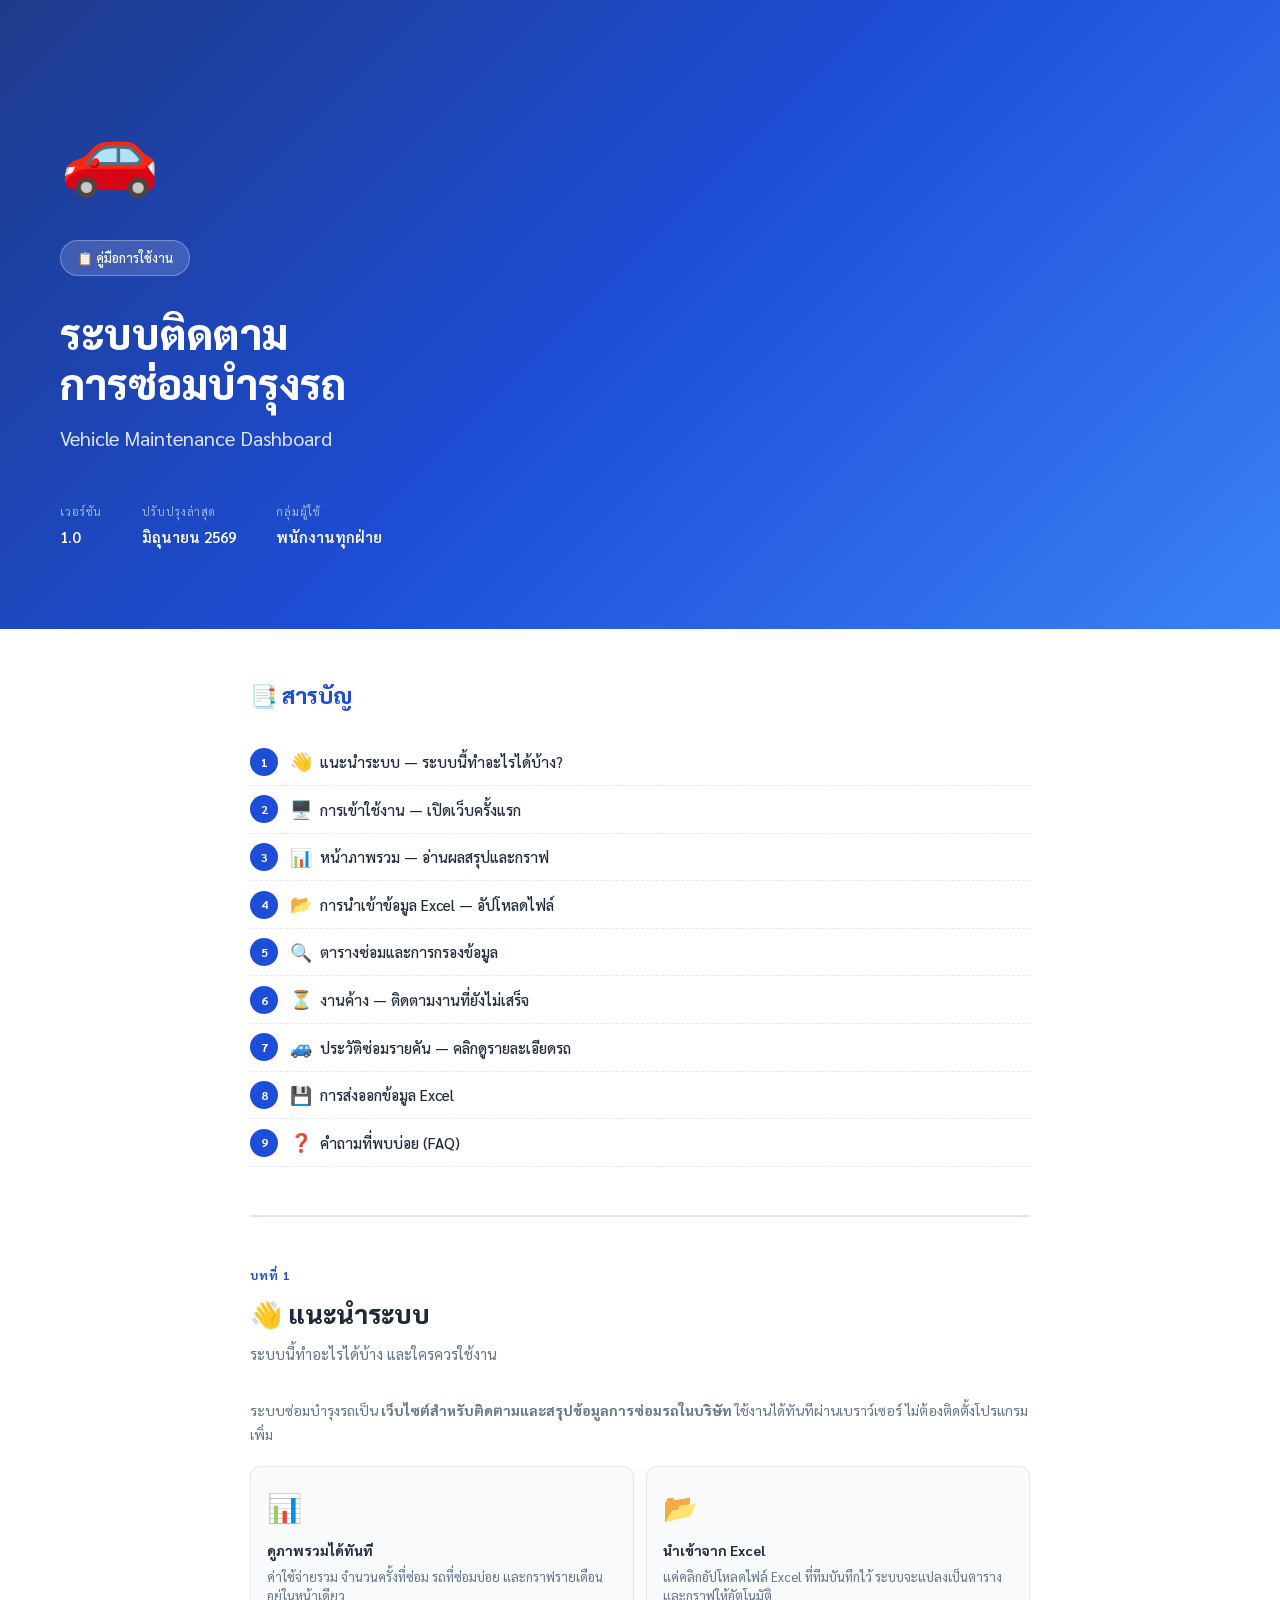
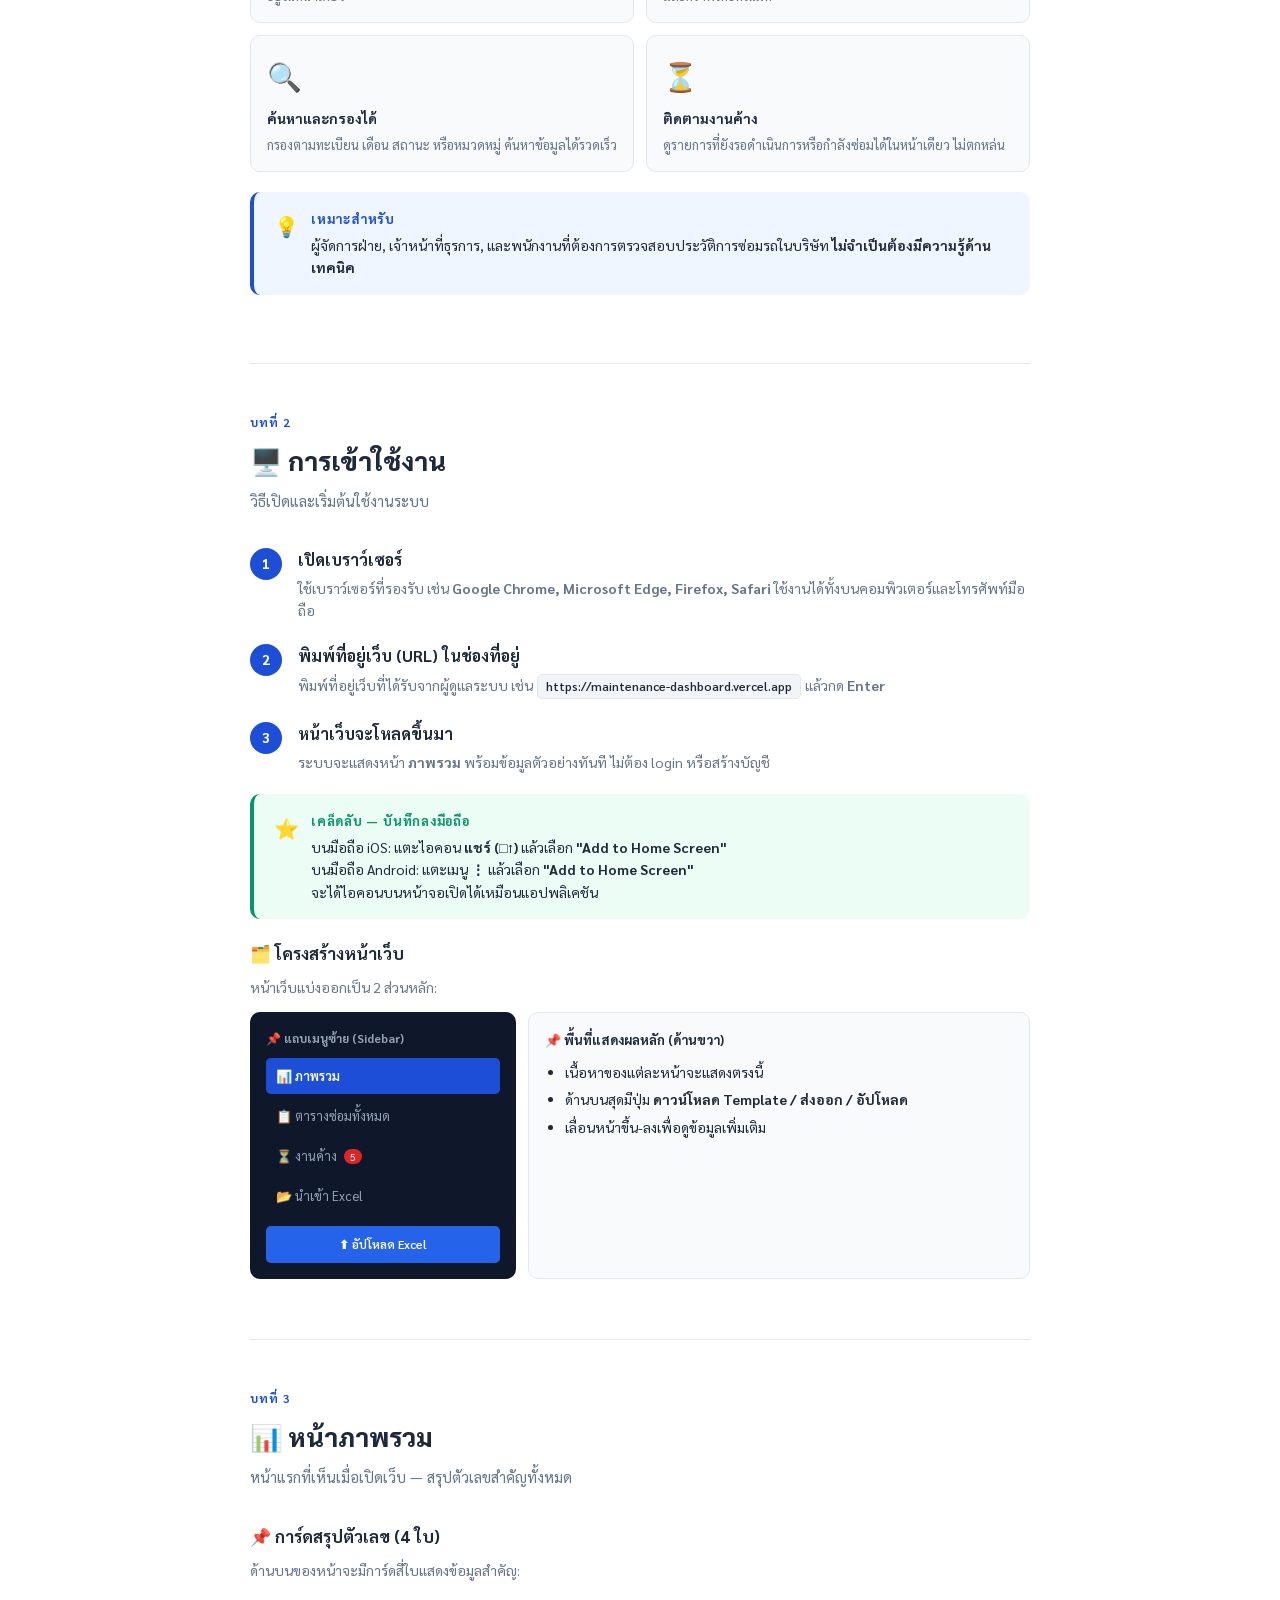
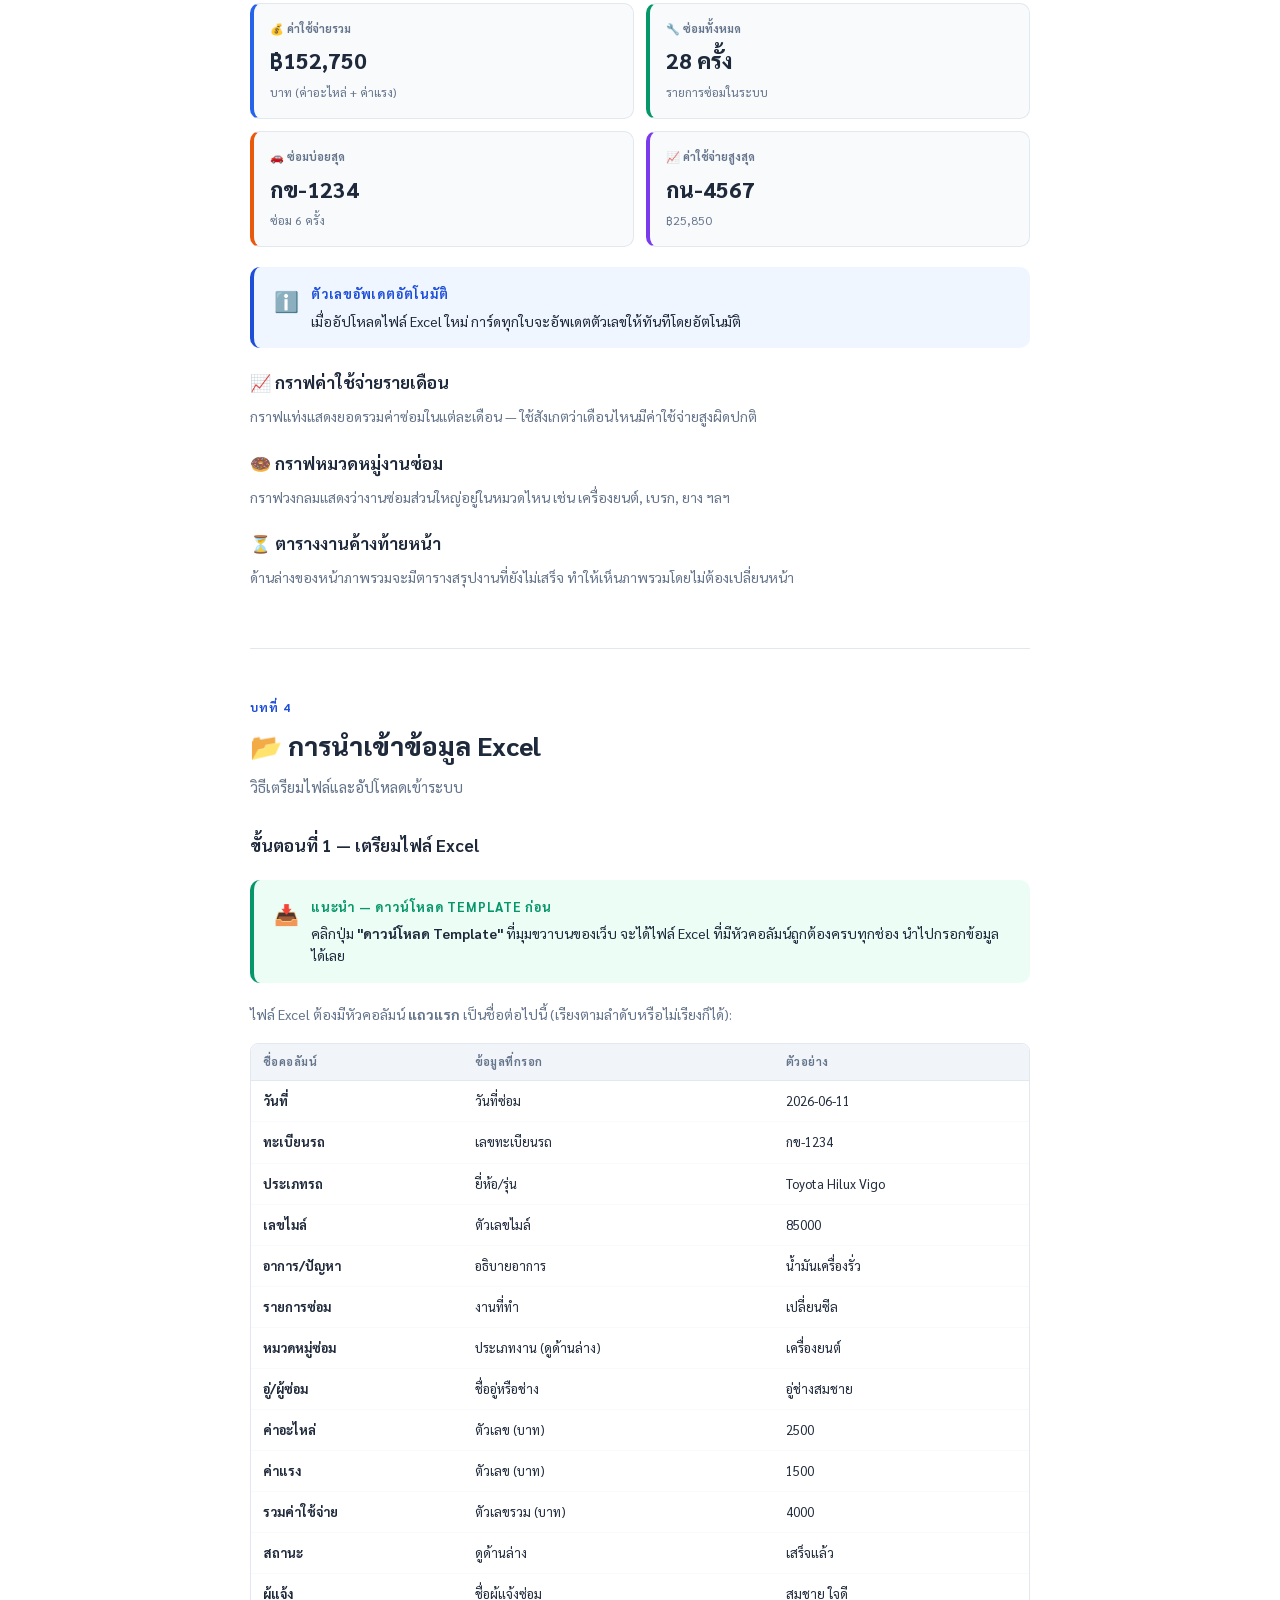
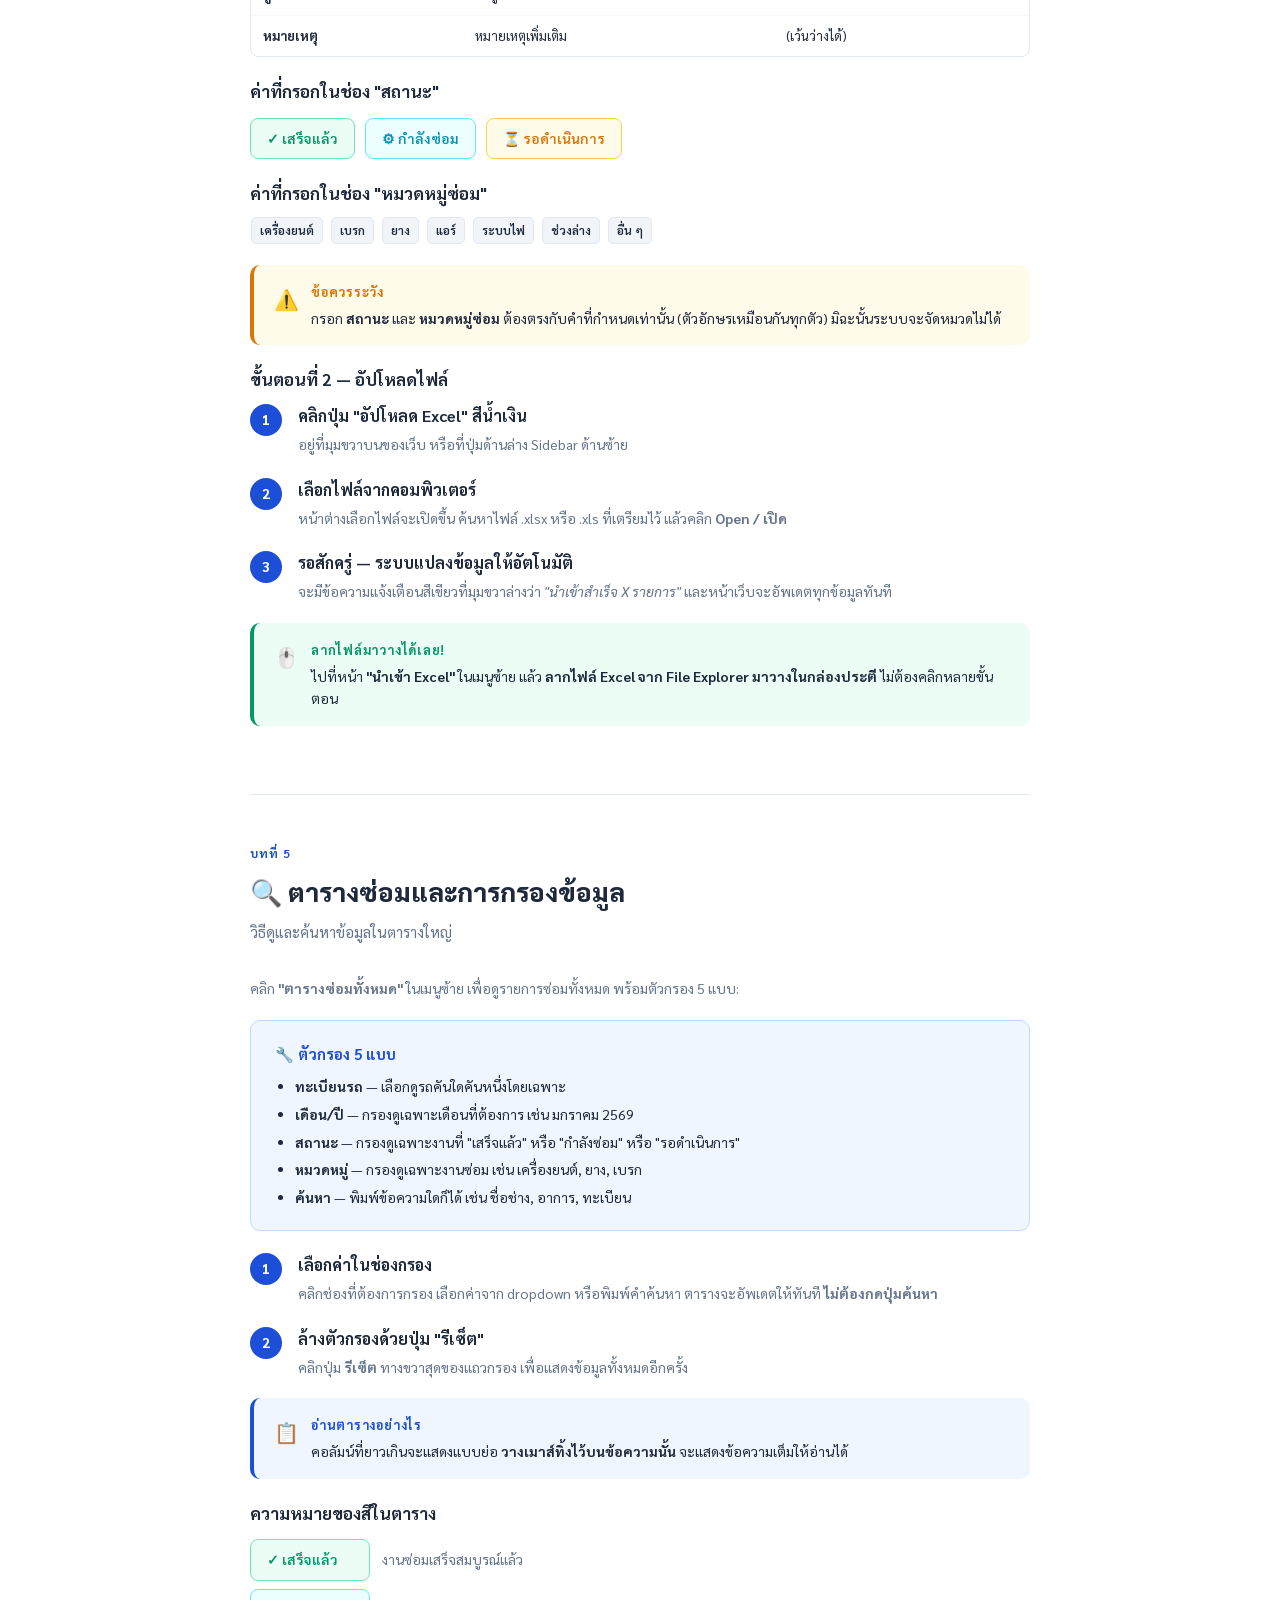
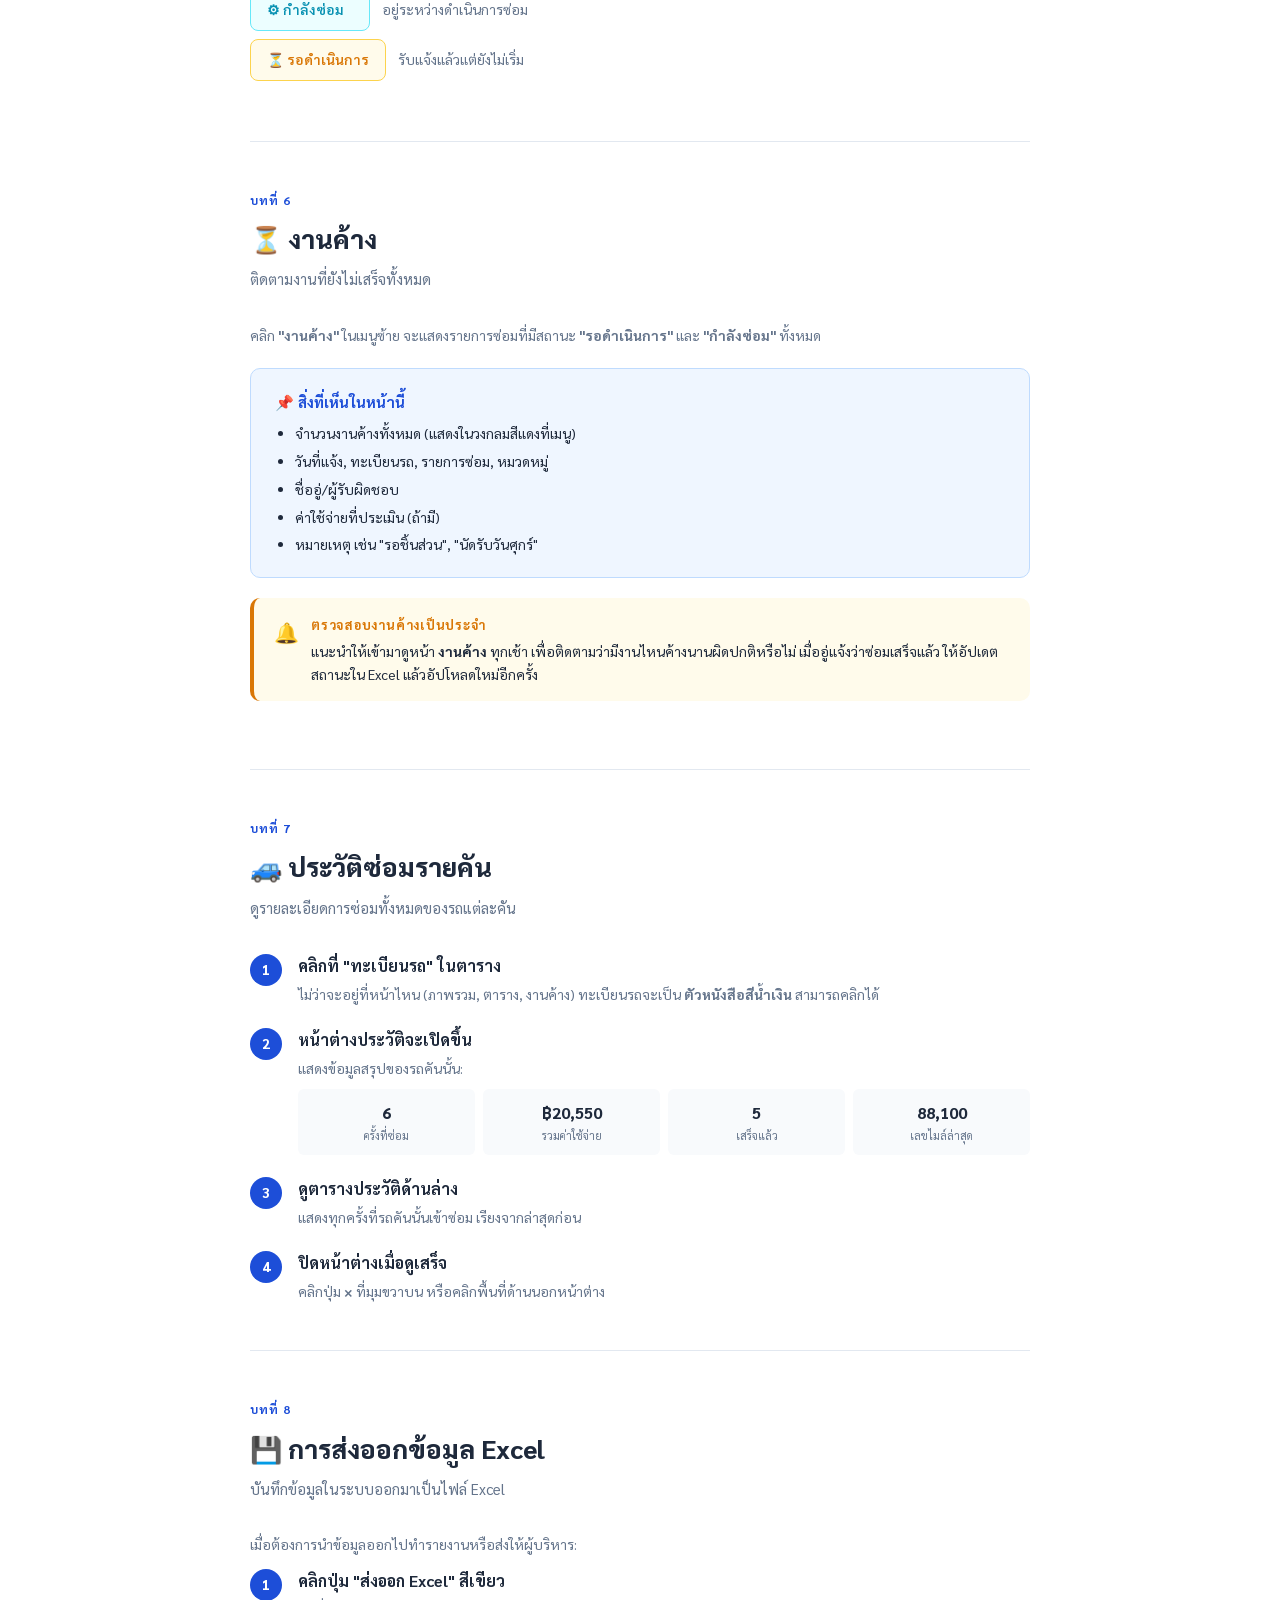
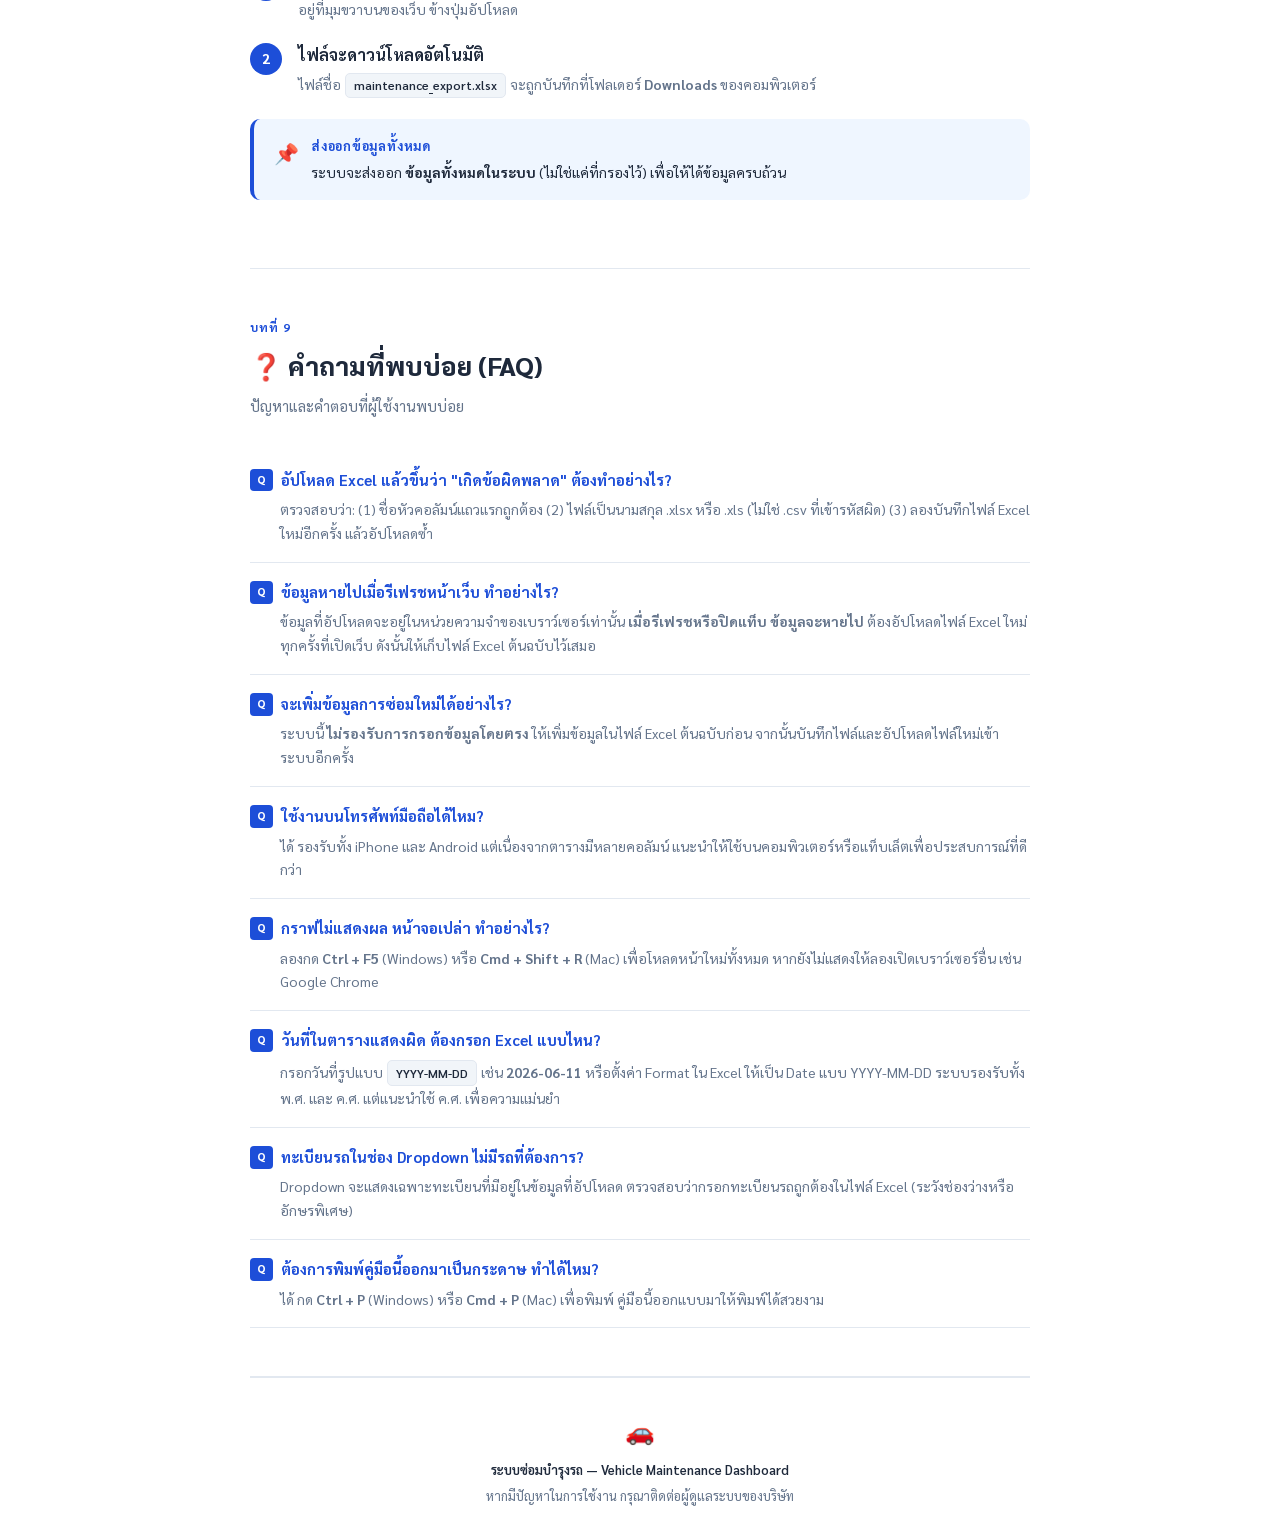
<file: คู่มือการใช้งาน.html>
<!DOCTYPE html>
<html lang="th">
<head>
<meta charset="UTF-8">
<meta name="viewport" content="width=device-width, initial-scale=1.0">
<title>คู่มือการใช้งาน — ระบบซ่อมบำรุงรถ</title>
<style>
@import url('https://fonts.googleapis.com/css2?family=Sarabun:wght@300;400;500;600;700;800&display=swap');
*,*::before,*::after{box-sizing:border-box;margin:0;padding:0}
:root{
  --pri:#1d4ed8;--plight:#eff6ff;--txt:#1e293b;--muted:#64748b;
  --bdr:#e2e8f0;--bg:#f8fafc;--grn:#059669;--ora:#d97706;--red:#dc2626
}
body{font-family:'Sarabun',sans-serif;color:var(--txt);background:#fff;font-size:15px;line-height:1.7}

/* COVER */
.cover{background:linear-gradient(135deg,#1e3a8a 0%,#1d4ed8 50%,#3b82f6 100%);color:#fff;padding:80px 60px;min-height:60vh;display:flex;flex-direction:column;justify-content:center;page-break-after:always}
.cover-badge{display:inline-flex;align-items:center;gap:8px;background:rgba(255,255,255,.15);border:1px solid rgba(255,255,255,.3);border-radius:99px;padding:6px 16px;font-size:13px;font-weight:500;margin-bottom:32px;width:fit-content}
.cover-title{font-size:42px;font-weight:800;line-height:1.2;margin-bottom:12px}
.cover-sub{font-size:20px;font-weight:400;opacity:.85;margin-bottom:48px}
.cover-meta{display:flex;gap:40px;flex-wrap:wrap}
.cm{display:flex;flex-direction:column;gap:2px}
.cm-label{font-size:11px;opacity:.6;text-transform:uppercase;letter-spacing:.08em}
.cm-val{font-size:15px;font-weight:600}
.cover-icon{font-size:80px;margin-bottom:24px}

/* LAYOUT */
.doc{max-width:860px;margin:0 auto;padding:0 40px}
@media(max-width:640px){.doc{padding:0 20px}.cover{padding:48px 24px}.cover-title{font-size:28px}}

/* TOC */
.toc{padding:48px 0;border-bottom:2px solid var(--bdr)}
.toc-title{font-size:22px;font-weight:800;margin-bottom:24px;color:var(--pri)}
.toc-list{list-style:none;display:flex;flex-direction:column;gap:0}
.toc-item{display:flex;align-items:center;padding:8px 0;border-bottom:1px dashed var(--bdr)}
.toc-num{width:28px;height:28px;background:var(--pri);color:#fff;border-radius:50%;display:flex;align-items:center;justify-content:center;font-size:12px;font-weight:700;flex-shrink:0;margin-right:12px}
.toc-text{flex:1;font-size:15px;font-weight:500}
.toc-ico{font-size:18px;margin-right:8px}

/* SECTION */
.sec{padding:48px 0;border-bottom:1px solid var(--bdr)}
.sec:last-child{border-bottom:none}
.sec-num{font-size:12px;font-weight:700;color:var(--pri);text-transform:uppercase;letter-spacing:.08em;margin-bottom:6px}
.sec-title{font-size:26px;font-weight:800;margin-bottom:6px;display:flex;align-items:center;gap:10px}
.sec-desc{font-size:15px;color:var(--muted);margin-bottom:32px}

/* STEPS */
.steps{display:flex;flex-direction:column;gap:20px}
.step{display:flex;gap:16px;align-items:flex-start}
.step-num{width:32px;height:32px;background:var(--pri);color:#fff;border-radius:50%;display:flex;align-items:center;justify-content:center;font-size:14px;font-weight:800;flex-shrink:0;margin-top:2px}
.step-body{flex:1}
.step-title{font-size:16px;font-weight:700;margin-bottom:4px}
.step-desc{font-size:14px;color:var(--muted);line-height:1.6}
.step-img{margin-top:10px;background:var(--bg);border:1px solid var(--bdr);border-radius:8px;padding:16px;font-size:13px;color:var(--muted)}

/* CALLOUT */
.callout{border-radius:10px;padding:16px 20px;margin:20px 0;display:flex;gap:12px;align-items:flex-start}
.callout-tip{background:#ecfdf5;border-left:4px solid var(--grn)}
.callout-warn{background:#fffbeb;border-left:4px solid var(--ora)}
.callout-info{background:var(--plight);border-left:4px solid var(--pri)}
.callout-ico{font-size:20px;flex-shrink:0;margin-top:1px}
.callout-body{flex:1}
.callout-title{font-size:13px;font-weight:700;text-transform:uppercase;letter-spacing:.06em;margin-bottom:4px}
.callout-tip .callout-title{color:var(--grn)}
.callout-warn .callout-title{color:var(--ora)}
.callout-info .callout-title{color:var(--pri)}
.callout-text{font-size:14px;color:var(--txt);line-height:1.6}

/* CARDS EXPLAINER */
.card-grid{display:grid;grid-template-columns:1fr 1fr;gap:12px;margin:20px 0}
@media(max-width:540px){.card-grid{grid-template-columns:1fr}}
.xcard{border-radius:10px;padding:16px;border:1px solid var(--bdr);background:var(--bg)}
.xcard-ico{font-size:28px;margin-bottom:8px}
.xcard-title{font-size:14px;font-weight:700;margin-bottom:4px}
.xcard-desc{font-size:13px;color:var(--muted);line-height:1.5}

/* BADGE DEMO */
.badge-row{display:flex;flex-wrap:wrap;gap:10px;margin:12px 0}
.bdemo{display:inline-flex;align-items:center;gap:8px;padding:8px 16px;border-radius:8px;font-size:14px;font-weight:600}
.bd-grn{background:#ecfdf5;color:#059669;border:1px solid #6ee7b7}
.bd-blu{background:#ecfeff;color:#0891b2;border:1px solid #67e8f9}
.bd-ora{background:#fffbeb;color:#d97706;border:1px solid #fcd34d}

/* TABLE MOCK */
.tmock{overflow-x:auto;margin:16px 0;border-radius:8px;border:1px solid var(--bdr)}
.tmock table{width:100%;border-collapse:collapse;font-size:13px}
.tmock th{background:#f1f5f9;padding:9px 12px;text-align:left;font-size:11px;font-weight:700;color:var(--muted);text-transform:uppercase;letter-spacing:.04em;border-bottom:1px solid var(--bdr)}
.tmock td{padding:9px 12px;border-bottom:1px solid #f8fafc}
.tmock tr:last-child td{border-bottom:none}

/* SCREEN MOCK */
.screen{background:#0f172a;border-radius:12px;padding:0;overflow:hidden;margin:20px 0;box-shadow:0 8px 32px rgba(0,0,0,.2)}
.screen-bar{background:#1e293b;padding:10px 16px;display:flex;align-items:center;gap:8px}
.screen-dot{width:10px;height:10px;border-radius:50%}
.screen-url{background:#334155;border-radius:4px;padding:4px 12px;font-size:11px;color:#94a3b8;flex:1;text-align:center}
.screen-body{padding:20px}
.screen-sidebar{background:#1e293b;border-radius:8px;padding:12px;margin-bottom:12px;font-size:12px;color:#94a3b8}
.screen-nav{display:flex;flex-direction:column;gap:4px}
.screen-nav-item{padding:8px 10px;border-radius:5px;font-size:12px;color:#94a3b8;display:flex;align-items:center;gap:8px}
.screen-nav-item.active{background:#1d4ed8;color:#fff}
.smcards{display:grid;grid-template-columns:repeat(4,1fr);gap:8px;margin-bottom:10px}
.smcard{background:#1e293b;border-radius:6px;padding:10px;text-align:center}
.smcard-val{font-size:14px;font-weight:700;color:#fff}
.smcard-lbl{font-size:9px;color:#64748b;margin-top:2px}

/* HIGHLIGHT BOX */
.hbox{background:var(--plight);border:1px solid #bfdbfe;border-radius:10px;padding:20px 24px;margin:20px 0}
.hbox-title{font-size:15px;font-weight:700;color:var(--pri);margin-bottom:8px}
.hbox ul{padding-left:20px;display:flex;flex-direction:column;gap:4px}
.hbox li{font-size:14px;color:var(--txt)}

/* FAQ */
.faq{display:flex;flex-direction:column;gap:0}
.faq-item{border-bottom:1px solid var(--bdr);padding:16px 0}
.faq-q{font-size:15px;font-weight:700;color:var(--pri);margin-bottom:6px;display:flex;align-items:flex-start;gap:8px}
.faq-q::before{content:"Q";background:var(--pri);color:#fff;font-size:11px;font-weight:800;padding:2px 7px;border-radius:4px;flex-shrink:0;margin-top:2px}
.faq-a{font-size:14px;color:var(--muted);line-height:1.7;padding-left:30px}

/* PRINT */
@media print{
  .cover{page-break-after:always;-webkit-print-color-adjust:exact;print-color-adjust:exact}
  .sec{page-break-inside:avoid}
  .screen,.tmock{page-break-inside:avoid}
}
h3{font-size:17px;font-weight:700;margin:20px 0 8px;color:var(--txt)}
p{font-size:14px;color:var(--muted);margin-bottom:10px}
ul.plain{padding-left:20px;display:flex;flex-direction:column;gap:4px}
ul.plain li{font-size:14px;color:var(--txt)}
.tag{display:inline-flex;background:#f1f5f9;color:var(--txt);border:1px solid var(--bdr);border-radius:5px;font-size:12px;font-weight:600;padding:2px 8px;margin:1px}
.arrow{color:var(--pri);font-weight:700}
.number-circle{display:inline-flex;align-items:center;justify-content:center;width:22px;height:22px;background:var(--pri);color:#fff;border-radius:50%;font-size:11px;font-weight:700;vertical-align:middle;margin:0 4px}
</style>
</head>
<body>

<!-- COVER -->
<div class="cover">
  <div class="cover-icon">🚗</div>
  <div class="cover-badge">📋 คู่มือการใช้งาน</div>
  <div class="cover-title">ระบบติดตาม<br>การซ่อมบำรุงรถ</div>
  <div class="cover-sub">Vehicle Maintenance Dashboard</div>
  <div class="cover-meta">
    <div class="cm"><div class="cm-label">เวอร์ชัน</div><div class="cm-val">1.0</div></div>
    <div class="cm"><div class="cm-label">ปรับปรุงล่าสุด</div><div class="cm-val">มิถุนายน 2569</div></div>
    <div class="cm"><div class="cm-label">กลุ่มผู้ใช้</div><div class="cm-val">พนักงานทุกฝ่าย</div></div>
  </div>
</div>

<!-- TABLE OF CONTENTS -->
<div class="doc">
<div class="toc">
  <div class="toc-title">📑 สารบัญ</div>
  <ul class="toc-list">
    <li class="toc-item"><span class="toc-num">1</span><span class="toc-ico">👋</span><span class="toc-text">แนะนำระบบ — ระบบนี้ทำอะไรได้บ้าง?</span></li>
    <li class="toc-item"><span class="toc-num">2</span><span class="toc-ico">🖥️</span><span class="toc-text">การเข้าใช้งาน — เปิดเว็บครั้งแรก</span></li>
    <li class="toc-item"><span class="toc-num">3</span><span class="toc-ico">📊</span><span class="toc-text">หน้าภาพรวม — อ่านผลสรุปและกราฟ</span></li>
    <li class="toc-item"><span class="toc-num">4</span><span class="toc-ico">📂</span><span class="toc-text">การนำเข้าข้อมูล Excel — อัปโหลดไฟล์</span></li>
    <li class="toc-item"><span class="toc-num">5</span><span class="toc-ico">🔍</span><span class="toc-text">ตารางซ่อมและการกรองข้อมูล</span></li>
    <li class="toc-item"><span class="toc-num">6</span><span class="toc-ico">⏳</span><span class="toc-text">งานค้าง — ติดตามงานที่ยังไม่เสร็จ</span></li>
    <li class="toc-item"><span class="toc-num">7</span><span class="toc-ico">🚙</span><span class="toc-text">ประวัติซ่อมรายคัน — คลิกดูรายละเอียดรถ</span></li>
    <li class="toc-item"><span class="toc-num">8</span><span class="toc-ico">💾</span><span class="toc-text">การส่งออกข้อมูล Excel</span></li>
    <li class="toc-item"><span class="toc-num">9</span><span class="toc-ico">❓</span><span class="toc-text">คำถามที่พบบ่อย (FAQ)</span></li>
  </ul>
</div>


<!-- SECTION 1 -->
<div class="sec" id="s1">
  <div class="sec-num">บทที่ 1</div>
  <div class="sec-title">👋 แนะนำระบบ</div>
  <div class="sec-desc">ระบบนี้ทำอะไรได้บ้าง และใครควรใช้งาน</div>

  <p>ระบบซ่อมบำรุงรถเป็น <strong>เว็บไซต์สำหรับติดตามและสรุปข้อมูลการซ่อมรถในบริษัท</strong> ใช้งานได้ทันทีผ่านเบราว์เซอร์ ไม่ต้องติดตั้งโปรแกรมเพิ่ม</p>

  <div class="card-grid">
    <div class="xcard">
      <div class="xcard-ico">📊</div>
      <div class="xcard-title">ดูภาพรวมได้ทันที</div>
      <div class="xcard-desc">ค่าใช้จ่ายรวม จำนวนครั้งที่ซ่อม รถที่ซ่อมบ่อย และกราฟรายเดือน อยู่ในหน้าเดียว</div>
    </div>
    <div class="xcard">
      <div class="xcard-ico">📂</div>
      <div class="xcard-title">นำเข้าจาก Excel</div>
      <div class="xcard-desc">แค่คลิกอัปโหลดไฟล์ Excel ที่ทีมบันทึกไว้ ระบบจะแปลงเป็นตารางและกราฟให้อัตโนมัติ</div>
    </div>
    <div class="xcard">
      <div class="xcard-ico">🔍</div>
      <div class="xcard-title">ค้นหาและกรองได้</div>
      <div class="xcard-desc">กรองตามทะเบียน เดือน สถานะ หรือหมวดหมู่ ค้นหาข้อมูลได้รวดเร็ว</div>
    </div>
    <div class="xcard">
      <div class="xcard-ico">⏳</div>
      <div class="xcard-title">ติดตามงานค้าง</div>
      <div class="xcard-desc">ดูรายการที่ยังรอดำเนินการหรือกำลังซ่อมได้ในหน้าเดียว ไม่ตกหล่น</div>
    </div>
  </div>

  <div class="callout callout-info">
    <div class="callout-ico">💡</div>
    <div class="callout-body">
      <div class="callout-title">เหมาะสำหรับ</div>
      <div class="callout-text">ผู้จัดการฝ่าย, เจ้าหน้าที่ธุรการ, และพนักงานที่ต้องการตรวจสอบประวัติการซ่อมรถในบริษัท <strong>ไม่จำเป็นต้องมีความรู้ด้านเทคนิค</strong></div>
    </div>
  </div>
</div>


<!-- SECTION 2 -->
<div class="sec" id="s2">
  <div class="sec-num">บทที่ 2</div>
  <div class="sec-title">🖥️ การเข้าใช้งาน</div>
  <div class="sec-desc">วิธีเปิดและเริ่มต้นใช้งานระบบ</div>

  <div class="steps">
    <div class="step">
      <div class="step-num">1</div>
      <div class="step-body">
        <div class="step-title">เปิดเบราว์เซอร์</div>
        <div class="step-desc">ใช้เบราว์เซอร์ที่รองรับ เช่น <strong>Google Chrome, Microsoft Edge, Firefox, Safari</strong> ใช้งานได้ทั้งบนคอมพิวเตอร์และโทรศัพท์มือถือ</div>
      </div>
    </div>
    <div class="step">
      <div class="step-num">2</div>
      <div class="step-body">
        <div class="step-title">พิมพ์ที่อยู่เว็บ (URL) ในช่องที่อยู่</div>
        <div class="step-desc">พิมพ์ที่อยู่เว็บที่ได้รับจากผู้ดูแลระบบ เช่น <span class="tag">https://maintenance-dashboard.vercel.app</span> แล้วกด <strong>Enter</strong></div>
      </div>
    </div>
    <div class="step">
      <div class="step-num">3</div>
      <div class="step-body">
        <div class="step-title">หน้าเว็บจะโหลดขึ้นมา</div>
        <div class="step-desc">ระบบจะแสดงหน้า <strong>ภาพรวม</strong> พร้อมข้อมูลตัวอย่างทันที ไม่ต้อง login หรือสร้างบัญชี</div>
      </div>
    </div>
  </div>

  <div class="callout callout-tip">
    <div class="callout-ico">⭐</div>
    <div class="callout-body">
      <div class="callout-title">เคล็ดลับ — บันทึกลงมือถือ</div>
      <div class="callout-text">บนมือถือ iOS: แตะไอคอน <strong>แชร์ (□↑)</strong> แล้วเลือก <strong>"Add to Home Screen"</strong><br>บนมือถือ Android: แตะเมนู <strong>⋮</strong> แล้วเลือก <strong>"Add to Home Screen"</strong><br>จะได้ไอคอนบนหน้าจอเปิดได้เหมือนแอปพลิเคชัน</div>
    </div>
  </div>

  <h3>🗂️ โครงสร้างหน้าเว็บ</h3>
  <p>หน้าเว็บแบ่งออกเป็น 2 ส่วนหลัก:</p>

  <div style="display:flex;gap:12px;flex-wrap:wrap;margin:12px 0">
    <div style="flex:1;min-width:220px;background:#0f172a;border-radius:10px;padding:16px">
      <div style="font-size:12px;color:#94a3b8;font-weight:700;margin-bottom:10px">📌 แถบเมนูซ้าย (Sidebar)</div>
      <div style="display:flex;flex-direction:column;gap:4px">
        <div style="background:#1d4ed8;color:#fff;border-radius:5px;padding:7px 10px;font-size:13px;font-weight:600">📊 ภาพรวม</div>
        <div style="color:#94a3b8;padding:7px 10px;font-size:13px">📋 ตารางซ่อมทั้งหมด</div>
        <div style="color:#94a3b8;padding:7px 10px;font-size:13px">⏳ งานค้าง <span style="background:#dc2626;color:#fff;border-radius:99px;font-size:10px;padding:1px 6px;margin-left:4px">5</span></div>
        <div style="color:#94a3b8;padding:7px 10px;font-size:13px">📂 นำเข้า Excel</div>
        <div style="margin-top:8px;background:#2563eb;color:#fff;border-radius:5px;padding:8px 10px;font-size:12px;text-align:center;font-weight:600">⬆ อัปโหลด Excel</div>
      </div>
    </div>
    <div style="flex:2;min-width:220px;background:var(--bg);border:1px solid var(--bdr);border-radius:10px;padding:16px">
      <div style="font-size:13px;font-weight:700;color:var(--txt);margin-bottom:10px">📌 พื้นที่แสดงผลหลัก (ด้านขวา)</div>
      <ul class="plain">
        <li>เนื้อหาของแต่ละหน้าจะแสดงตรงนี้</li>
        <li>ด้านบนสุดมีปุ่ม <strong>ดาวน์โหลด Template / ส่งออก / อัปโหลด</strong></li>
        <li>เลื่อนหน้าขึ้น-ลงเพื่อดูข้อมูลเพิ่มเติม</li>
      </ul>
    </div>
  </div>
</div>


<!-- SECTION 3 -->
<div class="sec" id="s3">
  <div class="sec-num">บทที่ 3</div>
  <div class="sec-title">📊 หน้าภาพรวม</div>
  <div class="sec-desc">หน้าแรกที่เห็นเมื่อเปิดเว็บ — สรุปตัวเลขสำคัญทั้งหมด</div>

  <h3>📌 การ์ดสรุปตัวเลข (4 ใบ)</h3>
  <p>ด้านบนของหน้าจะมีการ์ดสี่ใบแสดงข้อมูลสำคัญ:</p>

  <div class="card-grid">
    <div class="xcard" style="border-left:4px solid #2563eb">
      <div style="font-size:11px;font-weight:700;color:var(--muted);text-transform:uppercase;margin-bottom:4px">💰 ค่าใช้จ่ายรวม</div>
      <div style="font-size:22px;font-weight:800;color:var(--txt)">฿152,750</div>
      <div style="font-size:12px;color:var(--muted);margin-top:2px">บาท (ค่าอะไหล่ + ค่าแรง)</div>
    </div>
    <div class="xcard" style="border-left:4px solid #059669">
      <div style="font-size:11px;font-weight:700;color:var(--muted);text-transform:uppercase;margin-bottom:4px">🔧 ซ่อมทั้งหมด</div>
      <div style="font-size:22px;font-weight:800;color:var(--txt)">28 ครั้ง</div>
      <div style="font-size:12px;color:var(--muted);margin-top:2px">รายการซ่อมในระบบ</div>
    </div>
    <div class="xcard" style="border-left:4px solid #ea580c">
      <div style="font-size:11px;font-weight:700;color:var(--muted);text-transform:uppercase;margin-bottom:4px">🚗 ซ่อมบ่อยสุด</div>
      <div style="font-size:22px;font-weight:800;color:var(--txt)">กข-1234</div>
      <div style="font-size:12px;color:var(--muted);margin-top:2px">ซ่อม 6 ครั้ง</div>
    </div>
    <div class="xcard" style="border-left:4px solid #7c3aed">
      <div style="font-size:11px;font-weight:700;color:var(--muted);text-transform:uppercase;margin-bottom:4px">📈 ค่าใช้จ่ายสูงสุด</div>
      <div style="font-size:22px;font-weight:800;color:var(--txt)">กน-4567</div>
      <div style="font-size:12px;color:var(--muted);margin-top:2px">฿25,850</div>
    </div>
  </div>

  <div class="callout callout-info">
    <div class="callout-ico">ℹ️</div>
    <div class="callout-body">
      <div class="callout-title">ตัวเลขอัพเดตอัตโนมัติ</div>
      <div class="callout-text">เมื่ออัปโหลดไฟล์ Excel ใหม่ การ์ดทุกใบจะอัพเดตตัวเลขให้ทันทีโดยอัตโนมัติ</div>
    </div>
  </div>

  <h3>📈 กราฟค่าใช้จ่ายรายเดือน</h3>
  <p>กราฟแท่งแสดงยอดรวมค่าซ่อมในแต่ละเดือน — ใช้สังเกตว่าเดือนไหนมีค่าใช้จ่ายสูงผิดปกติ</p>

  <h3>🍩 กราฟหมวดหมู่งานซ่อม</h3>
  <p>กราฟวงกลมแสดงว่างานซ่อมส่วนใหญ่อยู่ในหมวดไหน เช่น เครื่องยนต์, เบรก, ยาง ฯลฯ</p>

  <h3>⏳ ตารางงานค้างท้ายหน้า</h3>
  <p>ด้านล่างของหน้าภาพรวมจะมีตารางสรุปงานที่ยังไม่เสร็จ ทำให้เห็นภาพรวมโดยไม่ต้องเปลี่ยนหน้า</p>
</div>


<!-- SECTION 4 -->
<div class="sec" id="s4">
  <div class="sec-num">บทที่ 4</div>
  <div class="sec-title">📂 การนำเข้าข้อมูล Excel</div>
  <div class="sec-desc">วิธีเตรียมไฟล์และอัปโหลดเข้าระบบ</div>

  <h3>ขั้นตอนที่ 1 — เตรียมไฟล์ Excel</h3>

  <div class="callout callout-tip">
    <div class="callout-ico">📥</div>
    <div class="callout-body">
      <div class="callout-title">แนะนำ — ดาวน์โหลด Template ก่อน</div>
      <div class="callout-text">คลิกปุ่ม <strong>"ดาวน์โหลด Template"</strong> ที่มุมขวาบนของเว็บ จะได้ไฟล์ Excel ที่มีหัวคอลัมน์ถูกต้องครบทุกช่อง นำไปกรอกข้อมูลได้เลย</div>
    </div>
  </div>

  <p>ไฟล์ Excel ต้องมีหัวคอลัมน์ <strong>แถวแรก</strong> เป็นชื่อต่อไปนี้ (เรียงตามลำดับหรือไม่เรียงก็ได้):</p>

  <div class="tmock">
    <table>
      <thead><tr><th>ชื่อคอลัมน์</th><th>ข้อมูลที่กรอก</th><th>ตัวอย่าง</th></tr></thead>
      <tbody>
        <tr><td><strong>วันที่</strong></td><td>วันที่ซ่อม</td><td>2026-06-11</td></tr>
        <tr><td><strong>ทะเบียนรถ</strong></td><td>เลขทะเบียนรถ</td><td>กข-1234</td></tr>
        <tr><td><strong>ประเภทรถ</strong></td><td>ยี่ห้อ/รุ่น</td><td>Toyota Hilux Vigo</td></tr>
        <tr><td><strong>เลขไมล์</strong></td><td>ตัวเลขไมล์</td><td>85000</td></tr>
        <tr><td><strong>อาการ/ปัญหา</strong></td><td>อธิบายอาการ</td><td>น้ำมันเครื่องรั่ว</td></tr>
        <tr><td><strong>รายการซ่อม</strong></td><td>งานที่ทำ</td><td>เปลี่ยนซีล</td></tr>
        <tr><td><strong>หมวดหมู่ซ่อม</strong></td><td>ประเภทงาน (ดูด้านล่าง)</td><td>เครื่องยนต์</td></tr>
        <tr><td><strong>อู่/ผู้ซ่อม</strong></td><td>ชื่ออู่หรือช่าง</td><td>อู่ช่างสมชาย</td></tr>
        <tr><td><strong>ค่าอะไหล่</strong></td><td>ตัวเลข (บาท)</td><td>2500</td></tr>
        <tr><td><strong>ค่าแรง</strong></td><td>ตัวเลข (บาท)</td><td>1500</td></tr>
        <tr><td><strong>รวมค่าใช้จ่าย</strong></td><td>ตัวเลขรวม (บาท)</td><td>4000</td></tr>
        <tr><td><strong>สถานะ</strong></td><td>ดูด้านล่าง</td><td>เสร็จแล้ว</td></tr>
        <tr><td><strong>ผู้แจ้ง</strong></td><td>ชื่อผู้แจ้งซ่อม</td><td>สมชาย ใจดี</td></tr>
        <tr><td><strong>หมายเหตุ</strong></td><td>หมายเหตุเพิ่มเติม</td><td>(เว้นว่างได้)</td></tr>
      </tbody>
    </table>
  </div>

  <h3>ค่าที่กรอกในช่อง "สถานะ"</h3>
  <div class="badge-row">
    <div class="bdemo bd-grn">✓ เสร็จแล้ว</div>
    <div class="bdemo bd-blu">⚙ กำลังซ่อม</div>
    <div class="bdemo bd-ora">⏳ รอดำเนินการ</div>
  </div>

  <h3>ค่าที่กรอกในช่อง "หมวดหมู่ซ่อม"</h3>
  <div style="display:flex;flex-wrap:wrap;gap:6px;margin:8px 0">
    <span class="tag">เครื่องยนต์</span><span class="tag">เบรก</span><span class="tag">ยาง</span>
    <span class="tag">แอร์</span><span class="tag">ระบบไฟ</span><span class="tag">ช่วงล่าง</span><span class="tag">อื่น ๆ</span>
  </div>

  <div class="callout callout-warn">
    <div class="callout-ico">⚠️</div>
    <div class="callout-body">
      <div class="callout-title">ข้อควรระวัง</div>
      <div class="callout-text">กรอก <strong>สถานะ</strong> และ <strong>หมวดหมู่ซ่อม</strong> ต้องตรงกับคำที่กำหนดเท่านั้น (ตัวอักษรเหมือนกันทุกตัว) มิฉะนั้นระบบจะจัดหมวดไม่ได้</div>
    </div>
  </div>

  <h3>ขั้นตอนที่ 2 — อัปโหลดไฟล์</h3>

  <div class="steps">
    <div class="step">
      <div class="step-num">1</div>
      <div class="step-body">
        <div class="step-title">คลิกปุ่ม "อัปโหลด Excel" สีน้ำเงิน</div>
        <div class="step-desc">อยู่ที่มุมขวาบนของเว็บ หรือที่ปุ่มด้านล่าง Sidebar ด้านซ้าย</div>
      </div>
    </div>
    <div class="step">
      <div class="step-num">2</div>
      <div class="step-body">
        <div class="step-title">เลือกไฟล์จากคอมพิวเตอร์</div>
        <div class="step-desc">หน้าต่างเลือกไฟล์จะเปิดขึ้น ค้นหาไฟล์ .xlsx หรือ .xls ที่เตรียมไว้ แล้วคลิก <strong>Open / เปิด</strong></div>
      </div>
    </div>
    <div class="step">
      <div class="step-num">3</div>
      <div class="step-body">
        <div class="step-title">รอสักครู่ — ระบบแปลงข้อมูลให้อัตโนมัติ</div>
        <div class="step-desc">จะมีข้อความแจ้งเตือนสีเขียวที่มุมขวาล่างว่า <em>"นำเข้าสำเร็จ X รายการ"</em> และหน้าเว็บจะอัพเดตทุกข้อมูลทันที</div>
      </div>
    </div>
  </div>

  <div class="callout callout-tip">
    <div class="callout-ico">🖱️</div>
    <div class="callout-body">
      <div class="callout-title">ลากไฟล์มาวางได้เลย!</div>
      <div class="callout-text">ไปที่หน้า <strong>"นำเข้า Excel"</strong> ในเมนูซ้าย แล้ว <strong>ลากไฟล์ Excel จาก File Explorer มาวางในกล่องประตี</strong> ไม่ต้องคลิกหลายขั้นตอน</div>
    </div>
  </div>
</div>


<!-- SECTION 5 -->
<div class="sec" id="s5">
  <div class="sec-num">บทที่ 5</div>
  <div class="sec-title">🔍 ตารางซ่อมและการกรองข้อมูล</div>
  <div class="sec-desc">วิธีดูและค้นหาข้อมูลในตารางใหญ่</div>

  <p>คลิก <strong>"ตารางซ่อมทั้งหมด"</strong> ในเมนูซ้าย เพื่อดูรายการซ่อมทั้งหมด พร้อมตัวกรอง 5 แบบ:</p>

  <div class="hbox">
    <div class="hbox-title">🔧 ตัวกรอง 5 แบบ</div>
    <ul>
      <li><strong>ทะเบียนรถ</strong> — เลือกดูรถคันใดคันหนึ่งโดยเฉพาะ</li>
      <li><strong>เดือน/ปี</strong> — กรองดูเฉพาะเดือนที่ต้องการ เช่น มกราคม 2569</li>
      <li><strong>สถานะ</strong> — กรองดูเฉพาะงานที่ "เสร็จแล้ว" หรือ "กำลังซ่อม" หรือ "รอดำเนินการ"</li>
      <li><strong>หมวดหมู่</strong> — กรองดูเฉพาะงานซ่อม เช่น เครื่องยนต์, ยาง, เบรก</li>
      <li><strong>ค้นหา</strong> — พิมพ์ข้อความใดก็ได้ เช่น ชื่อช่าง, อาการ, ทะเบียน</li>
    </ul>
  </div>

  <div class="steps">
    <div class="step">
      <div class="step-num">1</div>
      <div class="step-body">
        <div class="step-title">เลือกค่าในช่องกรอง</div>
        <div class="step-desc">คลิกช่องที่ต้องการกรอง เลือกค่าจาก dropdown หรือพิมพ์คำค้นหา ตารางจะอัพเดตให้ทันที <strong>ไม่ต้องกดปุ่มค้นหา</strong></div>
      </div>
    </div>
    <div class="step">
      <div class="step-num">2</div>
      <div class="step-body">
        <div class="step-title">ล้างตัวกรองด้วยปุ่ม "รีเซ็ต"</div>
        <div class="step-desc">คลิกปุ่ม <strong>รีเซ็ต</strong> ทางขวาสุดของแถวกรอง เพื่อแสดงข้อมูลทั้งหมดอีกครั้ง</div>
      </div>
    </div>
  </div>

  <div class="callout callout-info">
    <div class="callout-ico">📋</div>
    <div class="callout-body">
      <div class="callout-title">อ่านตารางอย่างไร</div>
      <div class="callout-text">คอลัมน์ที่ยาวเกินจะแสดงแบบย่อ <strong>วางเมาส์ทิ้งไว้บนข้อความนั้น</strong> จะแสดงข้อความเต็มให้อ่านได้</div>
    </div>
  </div>

  <h3>ความหมายของสีในตาราง</h3>
  <div style="display:flex;flex-direction:column;gap:8px;margin:12px 0">
    <div style="display:flex;align-items:center;gap:12px"><span class="bdemo bd-grn" style="min-width:120px">✓ เสร็จแล้ว</span><span style="font-size:14px;color:var(--muted)">งานซ่อมเสร็จสมบูรณ์แล้ว</span></div>
    <div style="display:flex;align-items:center;gap:12px"><span class="bdemo bd-blu" style="min-width:120px">⚙ กำลังซ่อม</span><span style="font-size:14px;color:var(--muted)">อยู่ระหว่างดำเนินการซ่อม</span></div>
    <div style="display:flex;align-items:center;gap:12px"><span class="bdemo bd-ora" style="min-width:120px">⏳ รอดำเนินการ</span><span style="font-size:14px;color:var(--muted)">รับแจ้งแล้วแต่ยังไม่เริ่ม</span></div>
  </div>
</div>


<!-- SECTION 6 -->
<div class="sec" id="s6">
  <div class="sec-num">บทที่ 6</div>
  <div class="sec-title">⏳ งานค้าง</div>
  <div class="sec-desc">ติดตามงานที่ยังไม่เสร็จทั้งหมด</div>

  <p>คลิก <strong>"งานค้าง"</strong> ในเมนูซ้าย จะแสดงรายการซ่อมที่มีสถานะ <strong>"รอดำเนินการ"</strong> และ <strong>"กำลังซ่อม"</strong> ทั้งหมด</p>

  <div class="hbox">
    <div class="hbox-title">📌 สิ่งที่เห็นในหน้านี้</div>
    <ul>
      <li>จำนวนงานค้างทั้งหมด (แสดงในวงกลมสีแดงที่เมนู)</li>
      <li>วันที่แจ้ง, ทะเบียนรถ, รายการซ่อม, หมวดหมู่</li>
      <li>ชื่ออู่/ผู้รับผิดชอบ</li>
      <li>ค่าใช้จ่ายที่ประเมิน (ถ้ามี)</li>
      <li>หมายเหตุ เช่น "รอชิ้นส่วน", "นัดรับวันศุกร์"</li>
    </ul>
  </div>

  <div class="callout callout-warn">
    <div class="callout-ico">🔔</div>
    <div class="callout-body">
      <div class="callout-title">ตรวจสอบงานค้างเป็นประจำ</div>
      <div class="callout-text">แนะนำให้เข้ามาดูหน้า <strong>งานค้าง</strong> ทุกเช้า เพื่อติดตามว่ามีงานไหนค้างนานผิดปกติหรือไม่ เมื่ออู่แจ้งว่าซ่อมเสร็จแล้ว ให้อัปเดตสถานะใน Excel แล้วอัปโหลดใหม่อีกครั้ง</div>
    </div>
  </div>
</div>


<!-- SECTION 7 -->
<div class="sec" id="s7">
  <div class="sec-num">บทที่ 7</div>
  <div class="sec-title">🚙 ประวัติซ่อมรายคัน</div>
  <div class="sec-desc">ดูรายละเอียดการซ่อมทั้งหมดของรถแต่ละคัน</div>

  <div class="steps">
    <div class="step">
      <div class="step-num">1</div>
      <div class="step-body">
        <div class="step-title">คลิกที่ "ทะเบียนรถ" ในตาราง</div>
        <div class="step-desc">ไม่ว่าจะอยู่ที่หน้าไหน (ภาพรวม, ตาราง, งานค้าง) ทะเบียนรถจะเป็น <strong>ตัวหนังสือสีน้ำเงิน</strong> สามารถคลิกได้</div>
      </div>
    </div>
    <div class="step">
      <div class="step-num">2</div>
      <div class="step-body">
        <div class="step-title">หน้าต่างประวัติจะเปิดขึ้น</div>
        <div class="step-desc">แสดงข้อมูลสรุปของรถคันนั้น:</div>
        <div style="display:grid;grid-template-columns:repeat(4,1fr);gap:8px;margin-top:10px">
          <div style="background:var(--bg);border-radius:6px;padding:10px;text-align:center"><div style="font-size:16px;font-weight:800">6</div><div style="font-size:11px;color:var(--muted)">ครั้งที่ซ่อม</div></div>
          <div style="background:var(--bg);border-radius:6px;padding:10px;text-align:center"><div style="font-size:16px;font-weight:800">฿20,550</div><div style="font-size:11px;color:var(--muted)">รวมค่าใช้จ่าย</div></div>
          <div style="background:var(--bg);border-radius:6px;padding:10px;text-align:center"><div style="font-size:16px;font-weight:800">5</div><div style="font-size:11px;color:var(--muted)">เสร็จแล้ว</div></div>
          <div style="background:var(--bg);border-radius:6px;padding:10px;text-align:center"><div style="font-size:16px;font-weight:800">88,100</div><div style="font-size:11px;color:var(--muted)">เลขไมล์ล่าสุด</div></div>
        </div>
      </div>
    </div>
    <div class="step">
      <div class="step-num">3</div>
      <div class="step-body">
        <div class="step-title">ดูตารางประวัติด้านล่าง</div>
        <div class="step-desc">แสดงทุกครั้งที่รถคันนั้นเข้าซ่อม เรียงจากล่าสุดก่อน</div>
      </div>
    </div>
    <div class="step">
      <div class="step-num">4</div>
      <div class="step-body">
        <div class="step-title">ปิดหน้าต่างเมื่อดูเสร็จ</div>
        <div class="step-desc">คลิกปุ่ม <strong>×</strong> ที่มุมขวาบน หรือคลิกพื้นที่ด้านนอกหน้าต่าง</div>
      </div>
    </div>
  </div>
</div>


<!-- SECTION 8 -->
<div class="sec" id="s8">
  <div class="sec-num">บทที่ 8</div>
  <div class="sec-title">💾 การส่งออกข้อมูล Excel</div>
  <div class="sec-desc">บันทึกข้อมูลในระบบออกมาเป็นไฟล์ Excel</div>

  <p>เมื่อต้องการนำข้อมูลออกไปทำรายงานหรือส่งให้ผู้บริหาร:</p>

  <div class="steps">
    <div class="step">
      <div class="step-num">1</div>
      <div class="step-body">
        <div class="step-title">คลิกปุ่ม "ส่งออก Excel" สีเขียว</div>
        <div class="step-desc">อยู่ที่มุมขวาบนของเว็บ ข้างปุ่มอัปโหลด</div>
      </div>
    </div>
    <div class="step">
      <div class="step-num">2</div>
      <div class="step-body">
        <div class="step-title">ไฟล์จะดาวน์โหลดอัตโนมัติ</div>
        <div class="step-desc">ไฟล์ชื่อ <span class="tag">maintenance_export.xlsx</span> จะถูกบันทึกที่โฟลเดอร์ <strong>Downloads</strong> ของคอมพิวเตอร์</div>
      </div>
    </div>
  </div>

  <div class="callout callout-info">
    <div class="callout-ico">📌</div>
    <div class="callout-body">
      <div class="callout-title">ส่งออกข้อมูลทั้งหมด</div>
      <div class="callout-text">ระบบจะส่งออก <strong>ข้อมูลทั้งหมดในระบบ</strong> (ไม่ใช่แค่ที่กรองไว้) เพื่อให้ได้ข้อมูลครบถ้วน</div>
    </div>
  </div>
</div>


<!-- SECTION 9 -->
<div class="sec" id="s9">
  <div class="sec-num">บทที่ 9</div>
  <div class="sec-title">❓ คำถามที่พบบ่อย (FAQ)</div>
  <div class="sec-desc">ปัญหาและคำตอบที่ผู้ใช้งานพบบ่อย</div>

  <div class="faq">
    <div class="faq-item">
      <div class="faq-q">อัปโหลด Excel แล้วขึ้นว่า "เกิดข้อผิดพลาด" ต้องทำอย่างไร?</div>
      <div class="faq-a">ตรวจสอบว่า: (1) ชื่อหัวคอลัมน์แถวแรกถูกต้อง (2) ไฟล์เป็นนามสกุล .xlsx หรือ .xls (ไม่ใช่ .csv ที่เข้ารหัสผิด) (3) ลองบันทึกไฟล์ Excel ใหม่อีกครั้ง แล้วอัปโหลดซ้ำ</div>
    </div>
    <div class="faq-item">
      <div class="faq-q">ข้อมูลหายไปเมื่อรีเฟรชหน้าเว็บ ทำอย่างไร?</div>
      <div class="faq-a">ข้อมูลที่อัปโหลดจะอยู่ในหน่วยความจำของเบราว์เซอร์เท่านั้น <strong>เมื่อรีเฟรชหรือปิดแท็บ ข้อมูลจะหายไป</strong> ต้องอัปโหลดไฟล์ Excel ใหม่ทุกครั้งที่เปิดเว็บ ดังนั้นให้เก็บไฟล์ Excel ต้นฉบับไว้เสมอ</div>
    </div>
    <div class="faq-item">
      <div class="faq-q">จะเพิ่มข้อมูลการซ่อมใหม่ได้อย่างไร?</div>
      <div class="faq-a">ระบบนี้ <strong>ไม่รองรับการกรอกข้อมูลโดยตรง</strong> ให้เพิ่มข้อมูลในไฟล์ Excel ต้นฉบับก่อน จากนั้นบันทึกไฟล์และอัปโหลดไฟล์ใหม่เข้าระบบอีกครั้ง</div>
    </div>
    <div class="faq-item">
      <div class="faq-q">ใช้งานบนโทรศัพท์มือถือได้ไหม?</div>
      <div class="faq-a">ได้ รองรับทั้ง iPhone และ Android แต่เนื่องจากตารางมีหลายคอลัมน์ แนะนำให้ใช้บนคอมพิวเตอร์หรือแท็บเล็ตเพื่อประสบการณ์ที่ดีกว่า</div>
    </div>
    <div class="faq-item">
      <div class="faq-q">กราฟไม่แสดงผล หน้าจอเปล่า ทำอย่างไร?</div>
      <div class="faq-a">ลองกด <strong>Ctrl + F5</strong> (Windows) หรือ <strong>Cmd + Shift + R</strong> (Mac) เพื่อโหลดหน้าใหม่ทั้งหมด หากยังไม่แสดงให้ลองเปิดเบราว์เซอร์อื่น เช่น Google Chrome</div>
    </div>
    <div class="faq-item">
      <div class="faq-q">วันที่ในตารางแสดงผิด ต้องกรอก Excel แบบไหน?</div>
      <div class="faq-a">กรอกวันที่รูปแบบ <span class="tag">YYYY-MM-DD</span> เช่น <strong>2026-06-11</strong> หรือตั้งค่า Format ใน Excel ให้เป็น Date แบบ YYYY-MM-DD ระบบรองรับทั้ง พ.ศ. และ ค.ศ. แต่แนะนำใช้ ค.ศ. เพื่อความแม่นยำ</div>
    </div>
    <div class="faq-item">
      <div class="faq-q">ทะเบียนรถในช่อง Dropdown ไม่มีรถที่ต้องการ?</div>
      <div class="faq-a">Dropdown จะแสดงเฉพาะทะเบียนที่มีอยู่ในข้อมูลที่อัปโหลด ตรวจสอบว่ากรอกทะเบียนรถถูกต้องในไฟล์ Excel (ระวังช่องว่างหรืออักษรพิเศษ)</div>
    </div>
    <div class="faq-item">
      <div class="faq-q">ต้องการพิมพ์คู่มือนี้ออกมาเป็นกระดาษ ทำได้ไหม?</div>
      <div class="faq-a">ได้ กด <strong>Ctrl + P</strong> (Windows) หรือ <strong>Cmd + P</strong> (Mac) เพื่อพิมพ์ คู่มือนี้ออกแบบมาให้พิมพ์ได้สวยงาม</div>
    </div>
  </div>
</div>

<!-- FOOTER -->
<div style="padding:32px 0;text-align:center;color:var(--muted);font-size:13px;border-top:1px solid var(--bdr)">
  <div style="font-size:24px;margin-bottom:8px">🚗</div>
  <div style="font-weight:600;color:var(--txt);margin-bottom:4px">ระบบซ่อมบำรุงรถ — Vehicle Maintenance Dashboard</div>
  <div>หากมีปัญหาในการใช้งาน กรุณาติดต่อผู้ดูแลระบบของบริษัท</div>
</div>
</div><!-- end doc -->

</body>
</html>
</file>
